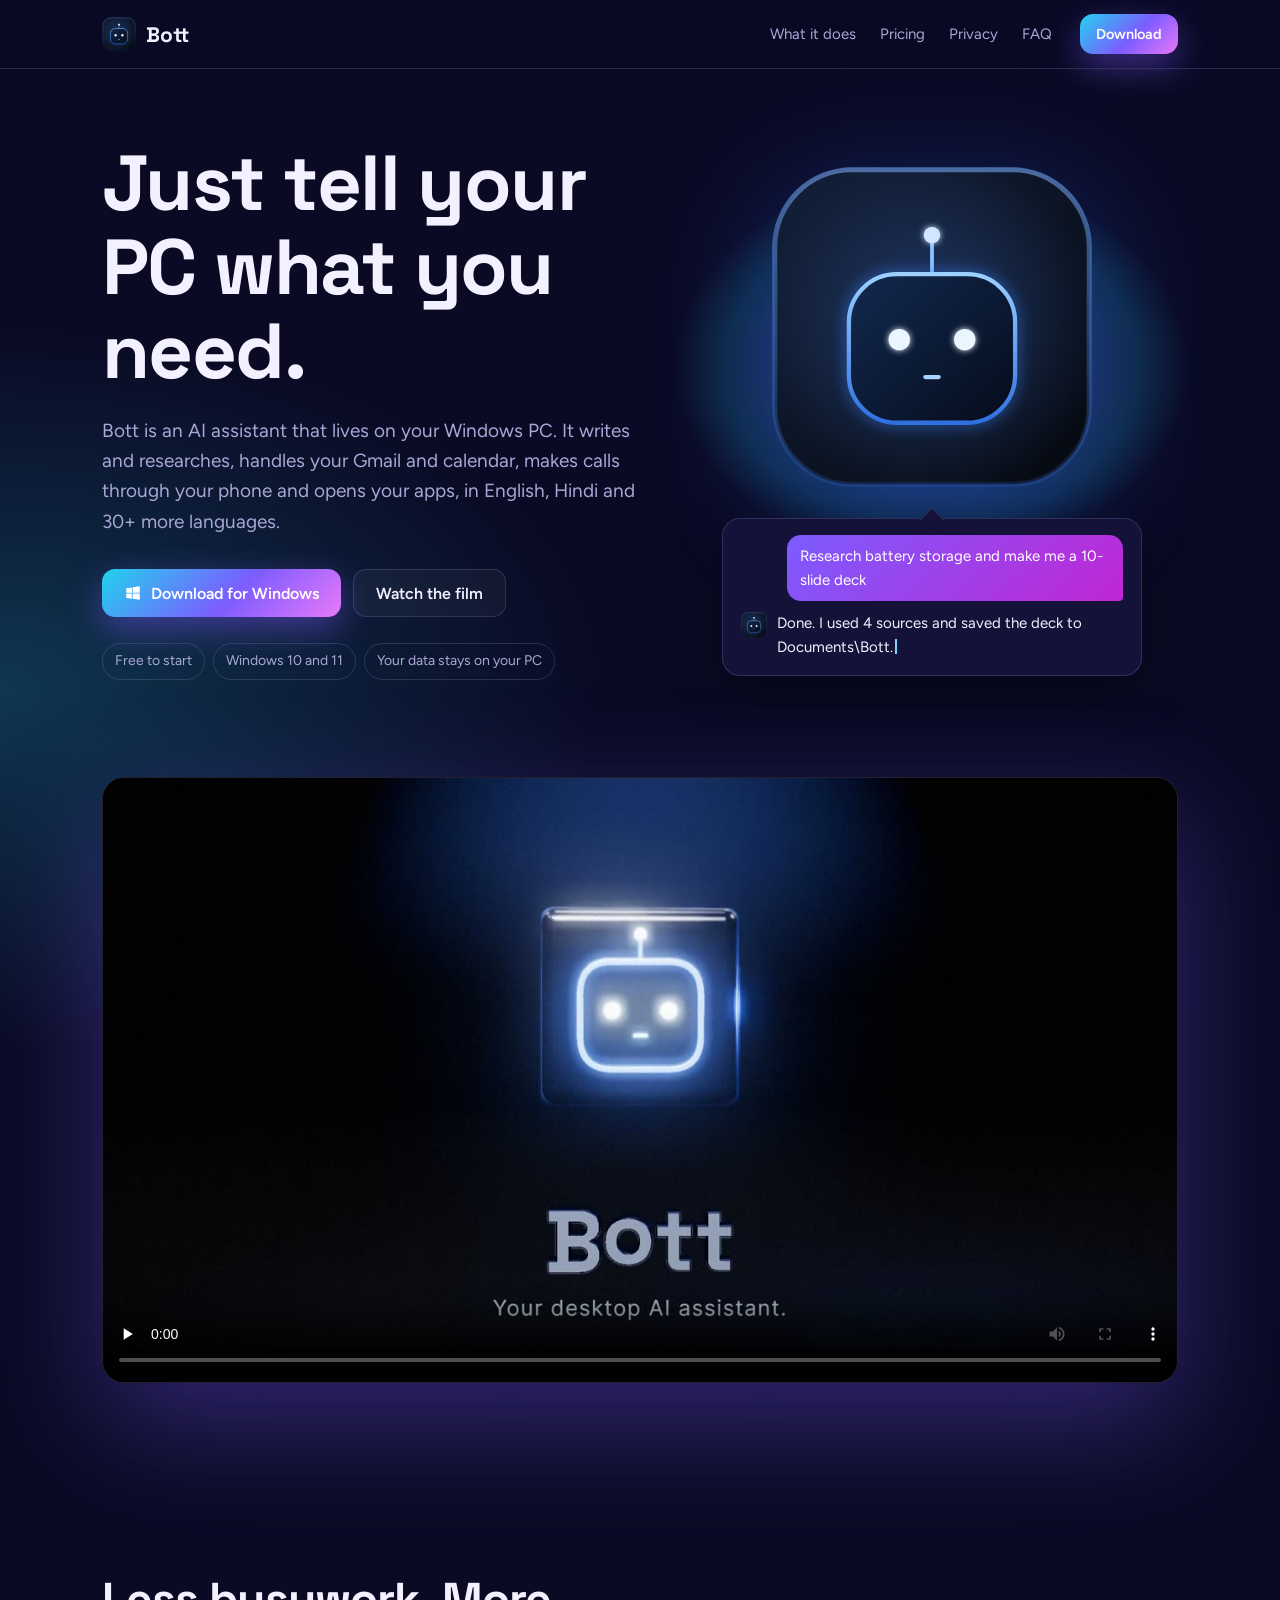
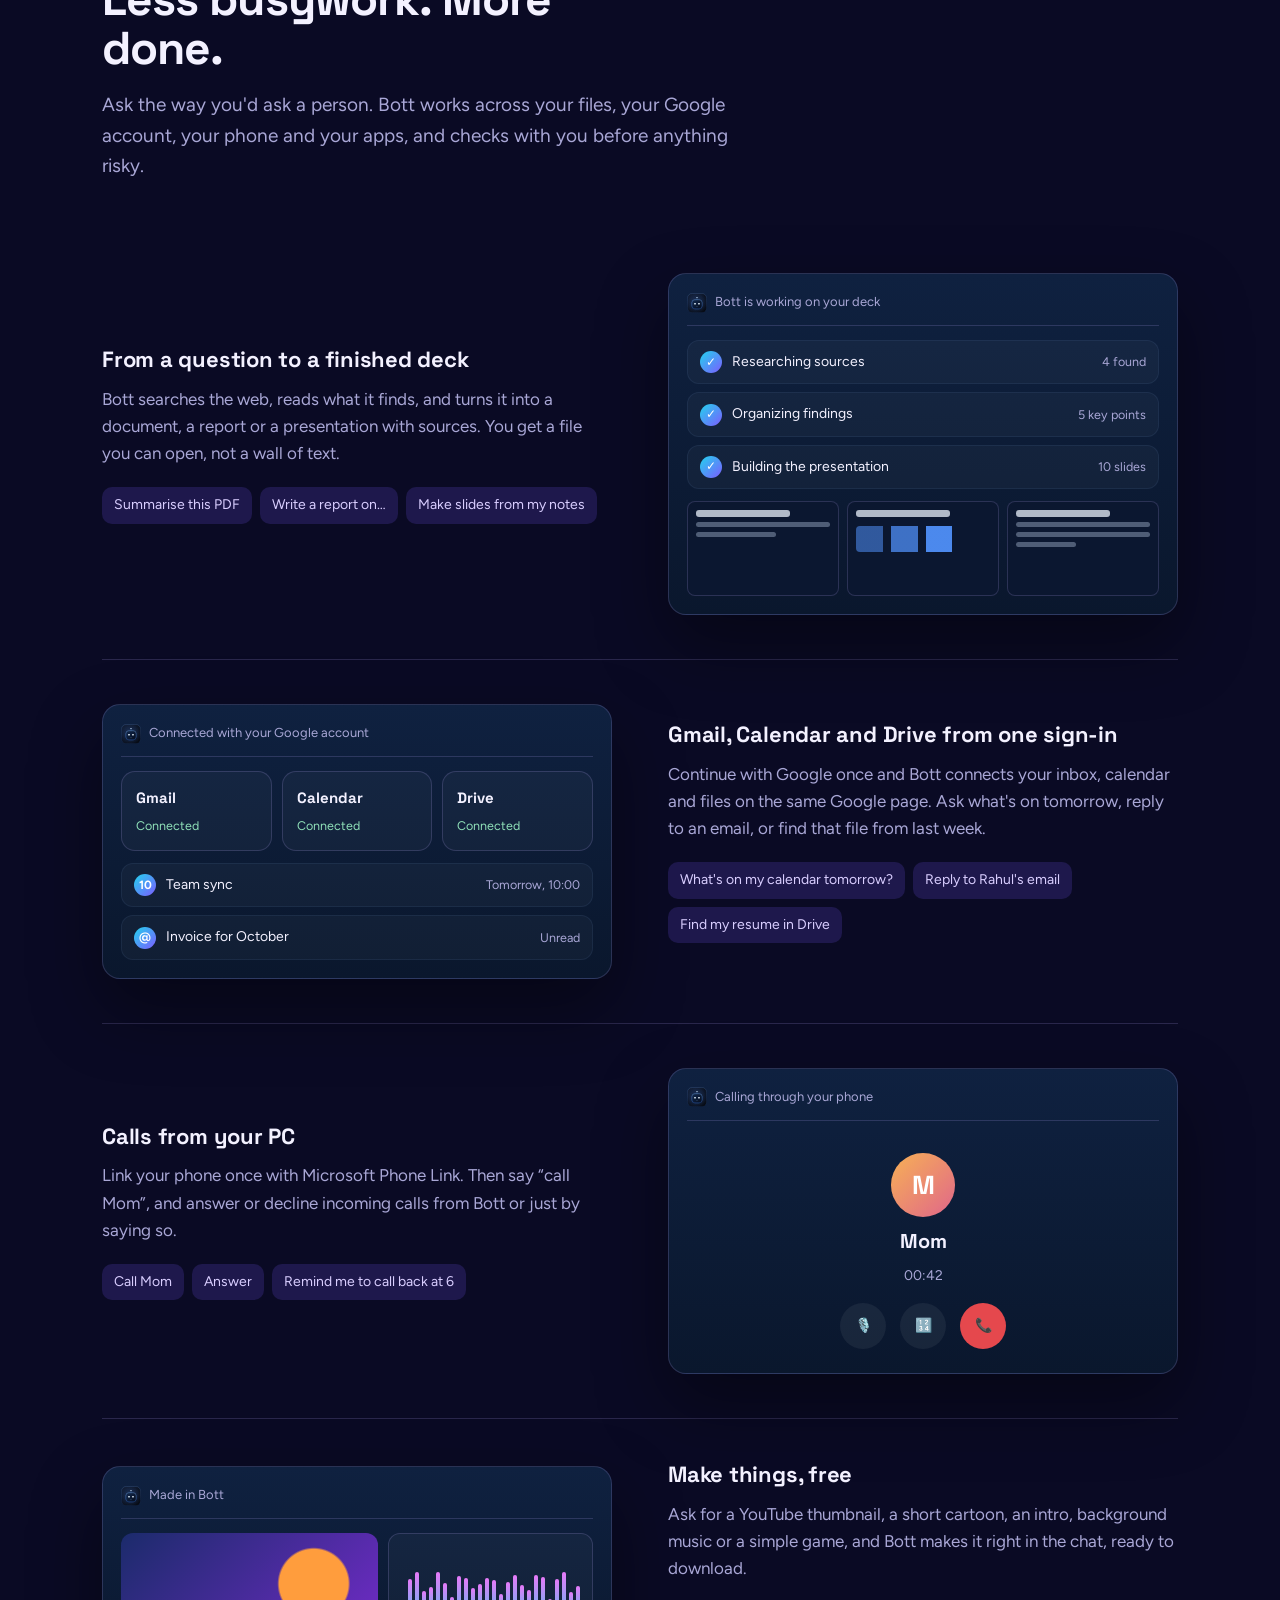
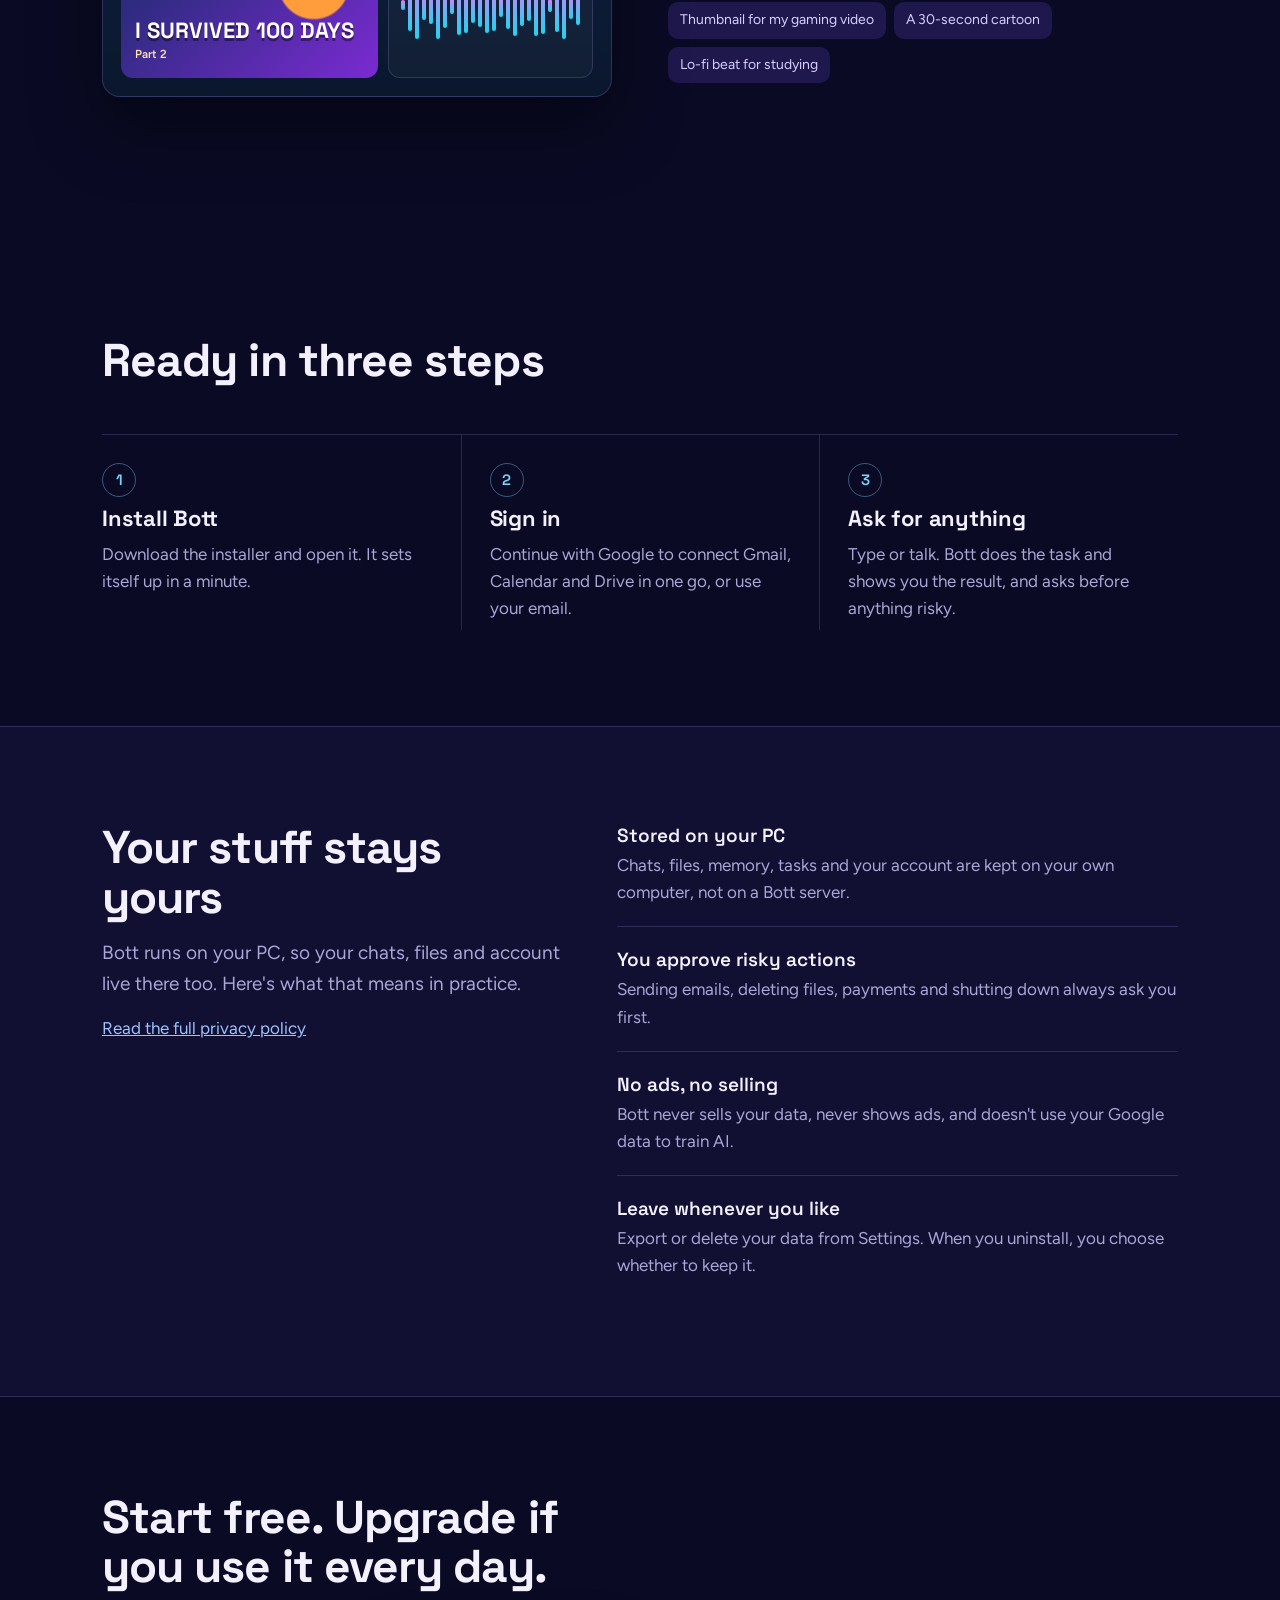
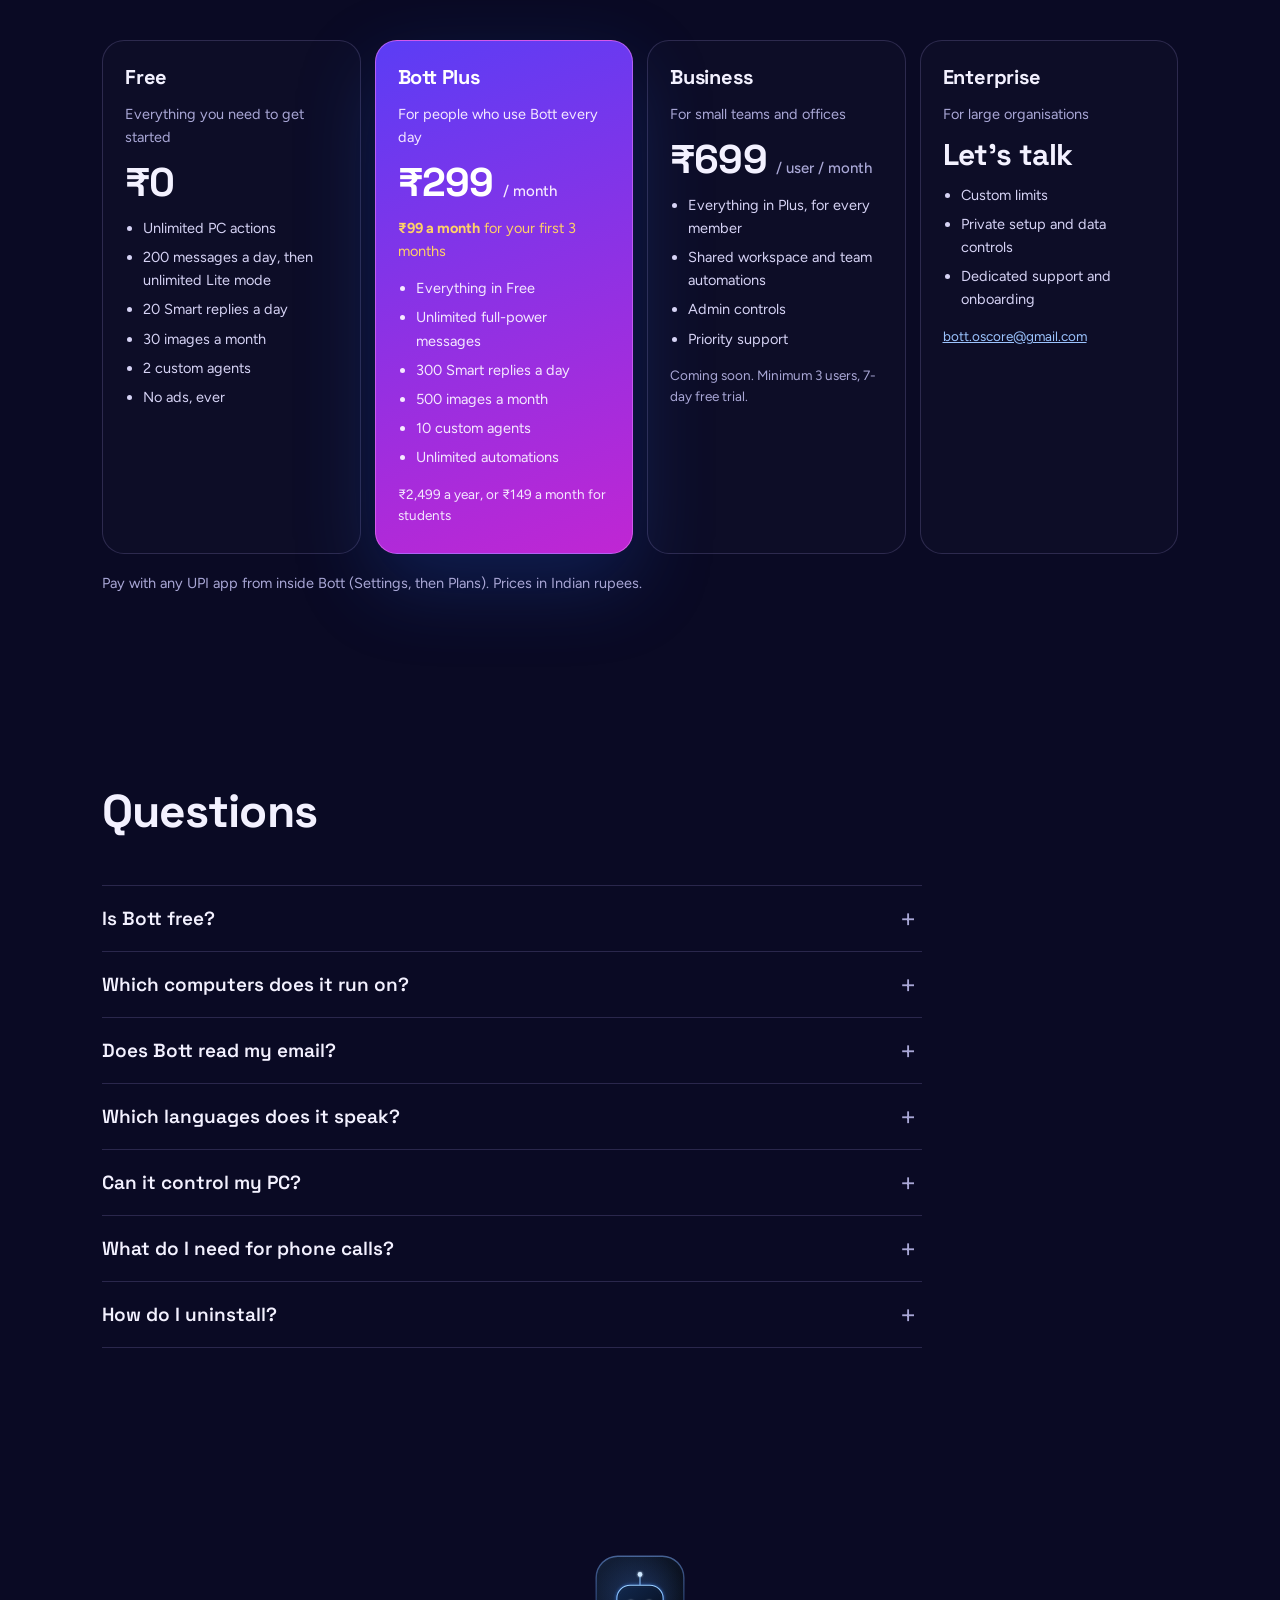
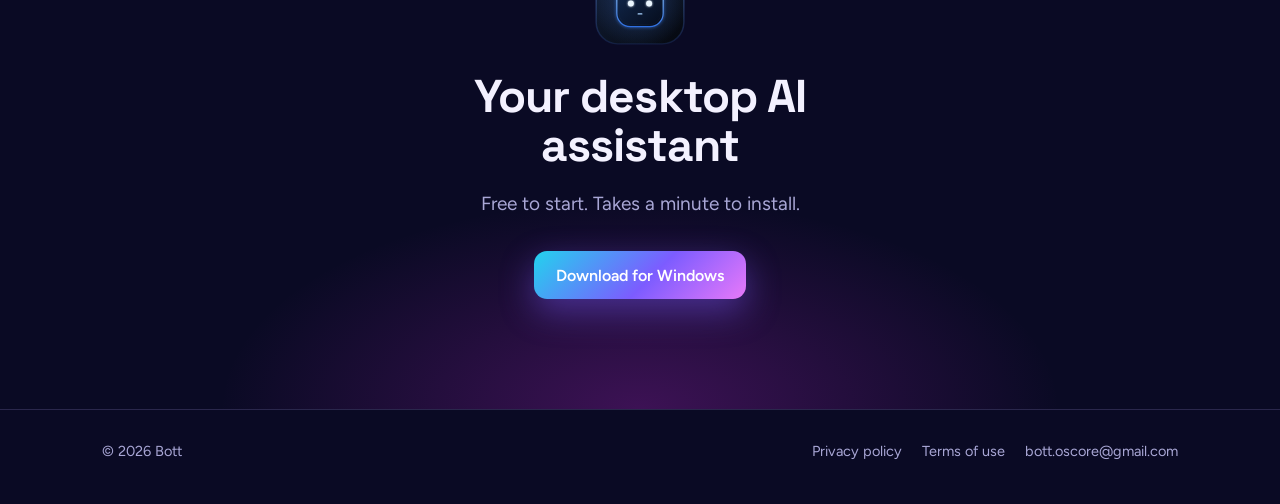
<file: index.html>
<!doctype html>
<html lang="en" data-theme="aurora">
<head>
<meta charset="utf-8">
<meta name="viewport" content="width=device-width, initial-scale=1">
<title>Bott: the AI assistant for your Windows PC</title>
<meta name="description" content="Bott is an AI assistant that lives on your Windows PC. It writes, researches, handles your Gmail and calendar, makes calls through your phone and opens your apps, in English, Hindi and 30+ more languages.">
<meta property="og:title" content="Bott: the AI assistant for your Windows PC">
<meta property="og:description" content="Just tell your PC what you need. Free to start.">
<meta property="og:image" content="film-poster.jpg">
<link rel="icon" href="icon.svg">
<link rel="preconnect" href="https://fonts.googleapis.com"><link rel="preconnect" href="https://fonts.gstatic.com" crossorigin>
<link href="https://fonts.googleapis.com/css2?family=Figtree:wght@400;500;600;700&family=Space+Grotesk:wght@500;600;700&display=swap" rel="stylesheet">
<link rel="stylesheet" href="style.css">
</head>
<body>

<header class="nav">
  <div class="wrap">
    <a class="brand" href="index.html"><img src="icon.svg" alt="">Bott</a>
    <nav class="nav-links" aria-label="Main">
      <a href="#features">What it does</a>
      <a href="#pricing">Pricing</a>
      <a href="#privacy">Privacy</a>
      <a href="#faq">FAQ</a>
    </nav>
    <a class="btn small" href="https://github.com/BottOS-Core/bott-releases/releases/latest">Download</a>
  </div>
</header>

<main>
  <section class="hero">
    <div class="wrap">
      <div>
        <h1>Just tell your PC what you need.</h1>
        <p class="lede">Bott is an AI assistant that lives on your Windows PC. It writes and researches, handles your Gmail and calendar, makes calls through your phone and opens your apps, in English, Hindi and 30+ more languages.</p>
        <div class="hero-actions">
          <a class="btn" href="https://github.com/BottOS-Core/bott-releases/releases/latest">
            <svg viewBox="0 0 24 24" fill="currentColor" aria-hidden="true"><path d="M3 5.5 10.5 4.5v7H3zM11.5 4.3 21 3v8.5h-9.5zM3 12.5h7.5v7L3 18.5zM11.5 12.5H21V21l-9.5-1.3z"/></svg>
            Download for Windows
          </a>
          <a class="btn quiet" href="#film">Watch the film</a>
        </div>
        <ul class="facts">
          <li>Free to start</li>
          <li>Windows 10 and 11</li>
          <li>Your data stays on your PC</li>
        </ul>
      </div>

      <div class="stage" aria-label="Bott answering example requests">
        <svg class="face" id="face" viewBox="0 0 128 128" role="img" aria-label="Bott">
          <defs>
            <linearGradient id="tile" x1="0" y1="0" x2="1" y2="1"><stop offset="0" stop-color="#13203a"/><stop offset="1" stop-color="#05080f"/></linearGradient>
            <linearGradient id="edge" x1="0" y1="0" x2="0" y2="1"><stop offset="0" stop-color="#7fb2ff" stop-opacity=".55"/><stop offset="1" stop-color="#3b6fd0" stop-opacity=".2"/></linearGradient>
            <radialGradient id="bloom" cx="50%" cy="50%" r="55%"><stop offset="0" stop-color="#4f8cff" stop-opacity=".3"/><stop offset="1" stop-color="#4f8cff" stop-opacity="0"/></radialGradient>
            <linearGradient id="head" x1="0" y1="0" x2="1" y2="1"><stop offset="0" stop-color="#12294f"/><stop offset="1" stop-color="#050c1b"/></linearGradient>
            <linearGradient id="rim" x1="0" y1="0" x2="0" y2="1"><stop offset="0" stop-color="#9bd0ff"/><stop offset="1" stop-color="#2f6fe0"/></linearGradient>
            <filter id="glow" x="-60%" y="-60%" width="220%" height="220%"><feGaussianBlur stdDeviation="2.6" result="b"/><feMerge><feMergeNode in="b"/><feMergeNode in="SourceGraphic"/></feMerge></filter>
            <filter id="halo" x="-30%" y="-30%" width="160%" height="160%"><feGaussianBlur stdDeviation="5"/></filter>
          </defs>
          <rect x="3" y="3" width="122" height="122" rx="30" fill="url(#tile)" stroke="url(#edge)" stroke-width="2"/>
          <rect x="3" y="3" width="122" height="122" rx="30" fill="url(#bloom)"/>
          <svg x="24.93" y="23" width="78.14" height="84" viewBox="0 0 160 172" overflow="visible">
            <line x1="80" y1="14" x2="80" y2="40" stroke="#8cc4ff" stroke-width="3" stroke-linecap="round"/>
            <circle cx="80" cy="11" r="6.5" fill="#cfe8ff" filter="url(#glow)"/>
            <rect x="14" y="42" width="132" height="118" rx="38" fill="none" stroke="#3b82f6" stroke-opacity=".55" stroke-width="6" filter="url(#halo)"/>
            <rect x="14" y="42" width="132" height="118" rx="38" fill="url(#head)" stroke="url(#rim)" stroke-width="3.4"/>
            <g class="eyes" id="eyes"><g class="lids" id="lids">
              <circle cx="54" cy="94" r="8.5" fill="#eaf6ff" filter="url(#glow)"/>
              <circle cx="106" cy="94" r="8.5" fill="#eaf6ff" filter="url(#glow)"/>
            </g></g>
            <rect x="73" y="122" width="14" height="3.4" fill="#a9d3ff" rx="1.7"/>
          </svg>
        </svg>

        <div class="bubble" aria-live="polite">
          <div class="ask"><span id="ask">Research battery storage and make me a 10-slide deck</span></div>
          <div class="reply"><img src="icon.svg" alt=""><span><span id="reply">Done. I used 4 sources and saved the deck to Documents\Bott.</span><span class="caret" id="caret"></span></span></div>
        </div>
      </div>
    </div>
  </section>

  <section class="film" id="film">
    <div class="wrap">
      <div class="film-frame">
        <video src="bott-film.mp4" poster="film-poster.jpg" controls preload="none" playsinline aria-label="Bott launch film"></video>
      </div>
    </div>
  </section>

  <section id="features">
    <div class="wrap">
      <div class="section-head">
        <h2>Less busywork. More done.</h2>
        <p class="lede">Ask the way you'd ask a person. Bott works across your files, your Google account, your phone and your apps, and checks with you before anything risky.</p>
      </div>

      <article class="feature">
        <div class="copy">
          <h3>From a question to a finished deck</h3>
          <p>Bott searches the web, reads what it finds, and turns it into a document, a report or a presentation with sources. You get a file you can open, not a wall of text.</p>
          <ul class="examples"><li>Summarise this PDF</li><li>Write a report on…</li><li>Make slides from my notes</li></ul>
        </div>
        <div class="mock" aria-hidden="true">
          <div class="mock-top"><img src="icon.svg" alt="">Bott is working on your deck</div>
          <div class="row"><span class="dot">✓</span>Researching sources<span class="meta">4 found</span></div>
          <div class="row"><span class="dot">✓</span>Organizing findings<span class="meta">5 key points</span></div>
          <div class="row"><span class="dot">✓</span>Building the presentation<span class="meta">10 slides</span></div>
          <div class="slides"><div class="slide"><i></i><i></i><i style="width:60%"></i></div><div class="slide"><i></i><b></b></div><div class="slide"><i></i><i></i><i></i><i style="width:45%"></i></div></div>
        </div>
      </article>

      <article class="feature flip">
        <div class="copy">
          <h3>Gmail, Calendar and Drive from one sign-in</h3>
          <p>Continue with Google once and Bott connects your inbox, calendar and files on the same Google page. Ask what's on tomorrow, reply to an email, or find that file from last week.</p>
          <ul class="examples"><li>What's on my calendar tomorrow?</li><li>Reply to Rahul's email</li><li>Find my resume in Drive</li></ul>
        </div>
        <div class="mock" aria-hidden="true">
          <div class="mock-top"><img src="icon.svg" alt="">Connected with your Google account</div>
          <div class="google">
            <div class="gtile"><strong>Gmail</strong><span>Connected</span></div>
            <div class="gtile"><strong>Calendar</strong><span>Connected</span></div>
            <div class="gtile"><strong>Drive</strong><span>Connected</span></div>
          </div>
          <div class="row" style="margin-top:12px"><span class="dot">10</span>Team sync<span class="meta">Tomorrow, 10:00</span></div>
          <div class="row"><span class="dot">@</span>Invoice for October<span class="meta">Unread</span></div>
        </div>
      </article>

      <article class="feature">
        <div class="copy">
          <h3>Calls from your PC</h3>
          <p>Link your phone once with Microsoft Phone Link. Then say “call Mom”, and answer or decline incoming calls from Bott or just by saying so.</p>
          <ul class="examples"><li>Call Mom</li><li>Answer</li><li>Remind me to call back at 6</li></ul>
        </div>
        <div class="mock" aria-hidden="true">
          <div class="mock-top"><img src="icon.svg" alt="">Calling through your phone</div>
          <div class="callcard">
            <div class="avatar">M</div>
            <strong style="font-family:var(--display);font-size:20px">Mom</strong>
            <span style="color:var(--muted)">00:42</span>
            <div class="callbtns"><span>🎙️</span><span>🔢</span><span class="end">📞</span></div>
          </div>
        </div>
      </article>

      <article class="feature flip">
        <div class="copy">
          <h3>Make things, free</h3>
          <p>Ask for a YouTube thumbnail, a short cartoon, an intro, background music or a simple game, and Bott makes it right in the chat, ready to download.</p>
          <ul class="examples"><li>Thumbnail for my gaming video</li><li>A 30-second cartoon</li><li>Lo-fi beat for studying</li></ul>
        </div>
        <div class="mock" aria-hidden="true">
          <div class="mock-top"><img src="icon.svg" alt="">Made in Bott</div>
          <div class="studio">
            <div class="thumb"><strong>I SURVIVED 100 DAYS</strong><small>Part 2</small></div>
            <div class="wave" id="wave"></div>
          </div>
        </div>
      </article>
    </div>
  </section>

  <section>
    <div class="wrap">
      <div class="section-head">
        <h2>Ready in three steps</h2>
      </div>
      <ol class="steps" style="list-style:none;padding:0;margin:0">
        <li class="step"><span class="n">1</span><h3>Install Bott</h3><p>Download the installer and open it. It sets itself up in a minute.</p></li>
        <li class="step"><span class="n">2</span><h3>Sign in</h3><p>Continue with Google to connect Gmail, Calendar and Drive in one go, or use your email.</p></li>
        <li class="step"><span class="n">3</span><h3>Ask for anything</h3><p>Type or talk. Bott does the task and shows you the result, and asks before anything risky.</p></li>
      </ol>
    </div>
  </section>

  <section class="privacy" id="privacy">
    <div class="wrap">
      <div class="section-head" style="margin:0">
        <h2>Your stuff stays yours</h2>
        <p class="lede">Bott runs on your PC, so your chats, files and account live there too. Here's what that means in practice.</p>
        <p><a href="privacy.html">Read the full privacy policy</a></p>
      </div>
      <div class="promises">
        <div class="promise"><strong>Stored on your PC</strong><span>Chats, files, memory, tasks and your account are kept on your own computer, not on a Bott server.</span></div>
        <div class="promise"><strong>You approve risky actions</strong><span>Sending emails, deleting files, payments and shutting down always ask you first.</span></div>
        <div class="promise"><strong>No ads, no selling</strong><span>Bott never sells your data, never shows ads, and doesn't use your Google data to train AI.</span></div>
        <div class="promise"><strong>Leave whenever you like</strong><span>Export or delete your data from Settings. When you uninstall, you choose whether to keep it.</span></div>
      </div>
    </div>
  </section>

  <section id="pricing">
    <div class="wrap">
      <div class="section-head">
        <h2>Start free. Upgrade if you use it every day.</h2>
      </div>
      <div class="plans">
        <div class="plan">
          <h3>Free</h3><p class="for">Everything you need to get started</p>
          <div class="price">₹0</div>
          <ul><li>Unlimited PC actions</li><li>200 messages a day, then unlimited Lite mode</li><li>20 Smart replies a day</li><li>30 images a month</li><li>2 custom agents</li><li>No ads, ever</li></ul>
        </div>
        <div class="plan main">
          <h3>Bott Plus</h3><p class="for">For people who use Bott every day</p>
          <div class="price">₹299 <small>/ month</small></div>
          <p class="offer"><b>₹99 a month</b> for your first 3 months</p>
          <ul><li>Everything in Free</li><li>Unlimited full-power messages</li><li>300 Smart replies a day</li><li>500 images a month</li><li>10 custom agents</li><li>Unlimited automations</li></ul>
          <p class="later">₹2,499 a year, or ₹149 a month for students</p>
        </div>
        <div class="plan">
          <h3>Business</h3><p class="for">For small teams and offices</p>
          <div class="price">₹699 <small>/ user / month</small></div>
          <ul><li>Everything in Plus, for every member</li><li>Shared workspace and team automations</li><li>Admin controls</li><li>Priority support</li></ul>
          <p class="later">Coming soon. Minimum 3 users, 7-day free trial.</p>
        </div>
        <div class="plan">
          <h3>Enterprise</h3><p class="for">For large organisations</p>
          <div class="price" style="font-size:30px">Let's talk</div>
          <ul><li>Custom limits</li><li>Private setup and data controls</li><li>Dedicated support and onboarding</li></ul>
          <p class="later"><a href="mailto:bott.oscore@gmail.com">bott.oscore@gmail.com</a></p>
        </div>
      </div>
      <p class="pay-note">Pay with any UPI app from inside Bott (Settings, then Plans). Prices in Indian rupees.</p>
    </div>
  </section>

  <section id="faq">
    <div class="wrap">
      <div class="section-head"><h2>Questions</h2></div>
      <div class="faq">
        <details><summary>Is Bott free?</summary><p>Yes. The Free plan has no time limit and needs no card. Bott Plus adds higher limits for people who use it all day.</p></details>
        <details><summary>Which computers does it run on?</summary><p>Windows 10 and Windows 11 (64-bit). Mac and phone versions aren't available yet.</p></details>
        <details><summary>Does Bott read my email?</summary><p>Only when you ask it to, for example “summarise my unread emails”. Your Google sign-in is stored on your PC, and you can disconnect Google anytime in Integrations or at myaccount.google.com/permissions.</p></details>
        <details><summary>Which languages does it speak?</summary><p>Bott understands and replies in English, Hindi and 30+ other languages, by text and by voice. The app itself can be switched to 35 languages.</p></details>
        <details><summary>Can it control my PC?</summary><p>Only when you give it a task: opening apps, finding files, changing settings and similar. Anything risky, like deleting files, sending messages or shutting down, asks you first.</p></details>
        <details><summary>What do I need for phone calls?</summary><p>Microsoft Phone Link, which is free from the Microsoft Store, and your phone linked to it. Bott shows the setup steps on its Calls page until your phone is connected.</p></details>
        <details><summary>How do I uninstall?</summary><p>From Windows Settings, then Apps. Bott asks whether to keep your data, so a reinstall can pick up where you left off.</p></details>
      </div>
    </div>
  </section>

  <section class="final">
    <div class="wrap">
      <img src="icon.svg" alt="">
      <h2>Your desktop AI assistant</h2>
      <p class="lede">Free to start. Takes a minute to install.</p>
      <div class="hero-actions"><a class="btn" href="https://github.com/BottOS-Core/bott-releases/releases/latest">Download for Windows</a></div>
    </div>
  </section>
</main>

<footer>
  <div class="wrap">
    <span>© 2026 Bott</span>
    <nav aria-label="Footer">
      <a href="privacy.html">Privacy policy</a>
      <a href="terms.html">Terms of use</a>
      <a href="mailto:bott.oscore@gmail.com">bott.oscore@gmail.com</a>
    </nav>
  </div>
</footer>

<script>
(() => {
  const reduce = matchMedia("(prefers-reduced-motion: reduce)").matches;
  // music bars in the studio mock
  const wave = document.getElementById("wave");
  for (let i = 0; i < 26; i++) { const b = document.createElement("i"); b.style.height = (10 + Math.abs(Math.sin(i * 0.9) * 46) + (i % 3) * 6) + "px"; wave.appendChild(b); }

  const face = document.getElementById("face"), eyes = document.getElementById("eyes"), lids = document.getElementById("lids");
  if (!reduce) {
    // Bott looks at your cursor
    addEventListener("pointermove", (e) => {
      const r = face.getBoundingClientRect();
      const dx = (e.clientX - (r.left + r.width / 2)) / innerWidth, dy = (e.clientY - (r.top + r.height / 2)) / innerHeight;
      eyes.style.transform = `translate(${Math.max(-1, Math.min(1, dx * 2)) * 9}px, ${Math.max(-1, Math.min(1, dy * 2)) * 7}px)`;
    });
    // and blinks now and then
    const blink = () => { lids.animate([{ transform: "scaleY(1)" }, { transform: "scaleY(.1)" }, { transform: "scaleY(1)" }], { duration: 180 }); setTimeout(blink, 2500 + Math.random() * 3000); };
    setTimeout(blink, 1800);
  }

  // real things people ask Bott
  const talk = [
    ["Research battery storage and make me a 10-slide deck", "Done. I used 4 sources and saved the deck to Documents\\Bott."],
    ["What's on my calendar tomorrow?", "3 things. First up: Team sync at 10:00."],
    ["Call Mom", "Calling Mom through your phone."],
    ["Make a thumbnail for my gaming video", "Here it is, 1280×720 and ready to download."],
    ["कल सुबह 7 बजे का रिमाइंडर लगाओ", "हो गया। कल सुबह 7:00 बजे याद दिला दूँगा।"],
    ["Open Spotify and play something chill", "Playing a chill mix on Spotify."],
  ];
  if (reduce) return;
  const ask = document.getElementById("ask"), reply = document.getElementById("reply");
  let k = 0;
  const type = (el, text, done) => { let i = 0; el.textContent = ""; const step = () => { el.textContent = text.slice(0, ++i); if (i < text.length) setTimeout(step, 22); else done(); }; step(); };
  const next = () => { k = (k + 1) % talk.length; ask.textContent = talk[k][0]; reply.textContent = ""; setTimeout(() => type(reply, talk[k][1], () => setTimeout(next, 3200)), 650); };
  setTimeout(next, 3600);
})();
</script>
</body>
</html>
</file>
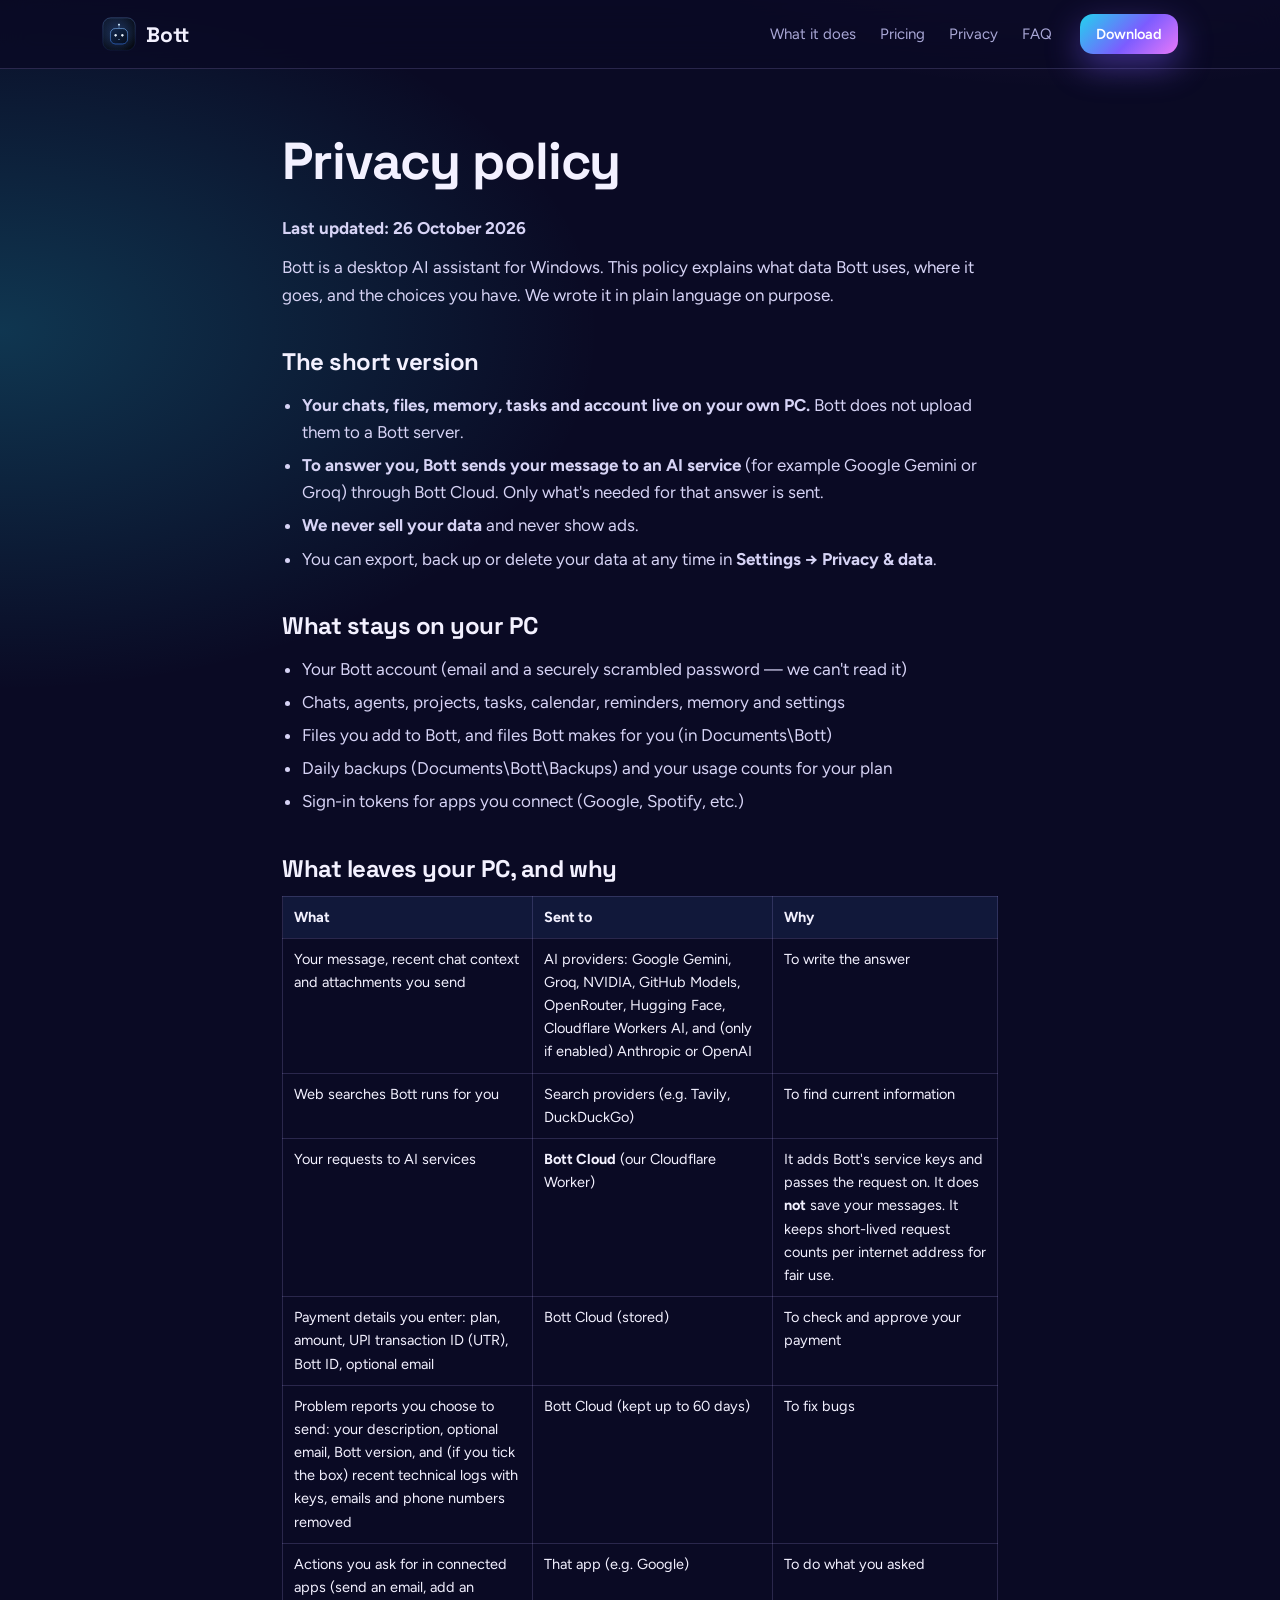
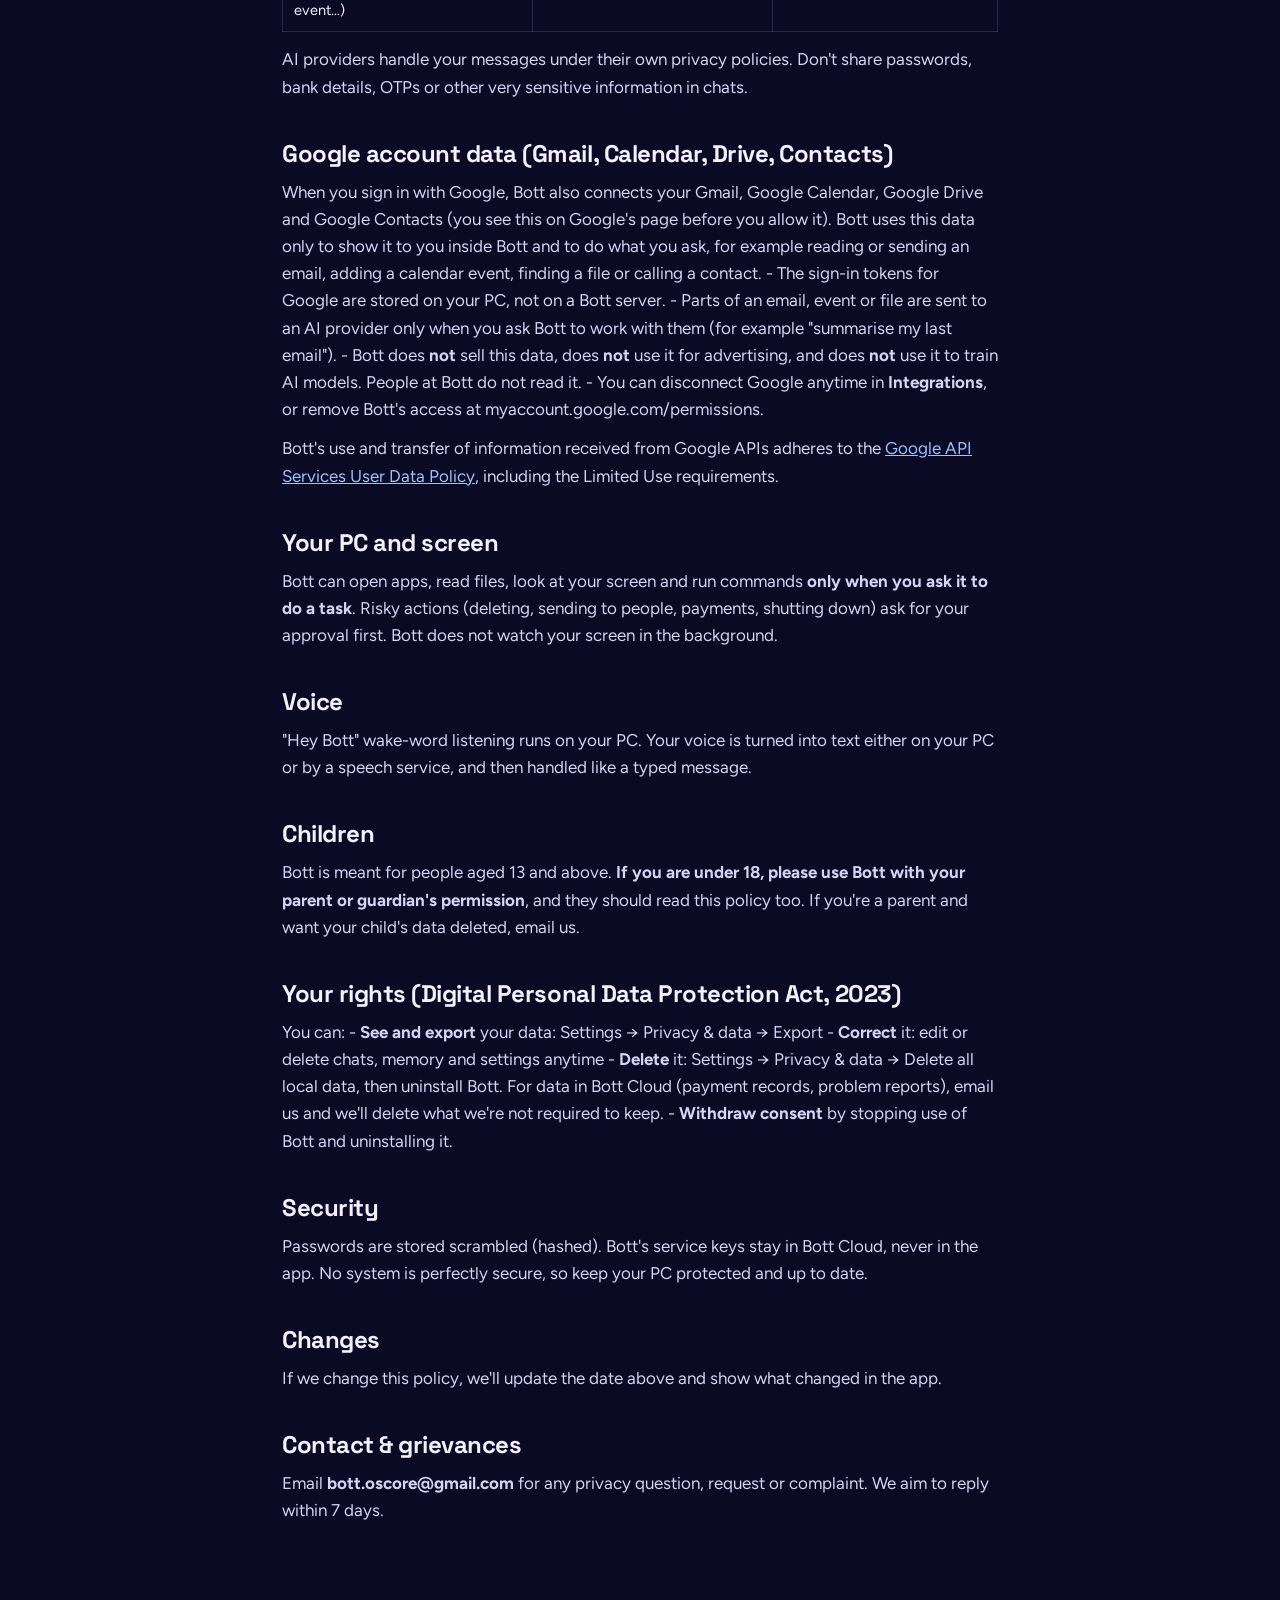
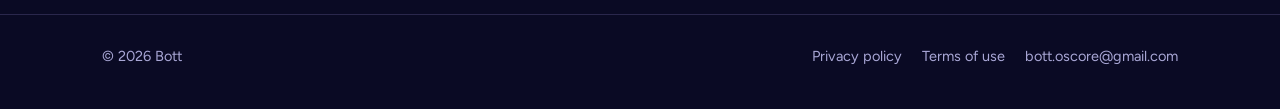
<file: privacy.html>
<!doctype html>
<html lang="en" data-theme="aurora">
<head>
<meta charset="utf-8">
<meta name="viewport" content="width=device-width, initial-scale=1">
<title>Privacy policy · Bott</title>
<meta name="description" content="Bott is an AI assistant that lives on your Windows PC. It writes, researches, handles your Gmail and calendar, makes calls through your phone and opens your apps, in English, Hindi and 30+ more languages.">
<meta property="og:title" content="Bott: the AI assistant for your Windows PC">
<meta property="og:description" content="Just tell your PC what you need. Free to start.">
<meta property="og:image" content="film-poster.jpg">
<link rel="icon" href="icon.svg">
<link rel="preconnect" href="https://fonts.googleapis.com"><link rel="preconnect" href="https://fonts.gstatic.com" crossorigin>
<link href="https://fonts.googleapis.com/css2?family=Figtree:wght@400;500;600;700&family=Space+Grotesk:wght@500;600;700&display=swap" rel="stylesheet">
<link rel="stylesheet" href="style.css">
</head>
<body>

<header class="nav">
  <div class="wrap">
    <a class="brand" href="index.html"><img src="icon.svg" alt="">Bott</a>
    <nav class="nav-links" aria-label="Main">
      <a href="index.html#features">What it does</a>
      <a href="index.html#pricing">Pricing</a>
      <a href="index.html#privacy">Privacy</a>
      <a href="index.html#faq">FAQ</a>
    </nav>
    <a class="btn small" href="https://github.com/BottOS-Core/bott-releases/releases/latest">Download</a>
  </div>
</header>

<main class="doc"><h1>Privacy policy</h1><p><strong>Last updated: 26 October 2026</strong></p>
<p>Bott is a desktop AI assistant for Windows. This policy explains what data Bott uses, where it goes, and the choices you have. We wrote it in plain language on purpose.</p>
<h2>The short version</h2>
<ul>
<li><strong>Your chats, files, memory, tasks and account live on your own PC.</strong> Bott does not upload them to a Bott server.</li>
<li><strong>To answer you, Bott sends your message to an AI service</strong> (for example Google Gemini or Groq) through Bott Cloud. Only what's needed for that answer is sent.</li>
<li><strong>We never sell your data</strong> and never show ads.</li>
<li>You can export, back up or delete your data at any time in <strong>Settings → Privacy &amp; data</strong>.</li>
</ul>
<h2>What stays on your PC</h2>
<ul>
<li>Your Bott account (email and a securely scrambled password — we can't read it)</li>
<li>Chats, agents, projects, tasks, calendar, reminders, memory and settings</li>
<li>Files you add to Bott, and files Bott makes for you (in Documents\Bott)</li>
<li>Daily backups (Documents\Bott\Backups) and your usage counts for your plan</li>
<li>Sign-in tokens for apps you connect (Google, Spotify, etc.)</li>
</ul>
<h2>What leaves your PC, and why</h2>
<table>
<thead>
<tr>
<th>What</th>
<th>Sent to</th>
<th>Why</th>
</tr>
</thead>
<tbody>
<tr>
<td>Your message, recent chat context and attachments you send</td>
<td>AI providers: Google Gemini, Groq, NVIDIA, GitHub Models, OpenRouter, Hugging Face, Cloudflare Workers AI, and (only if enabled) Anthropic or OpenAI</td>
<td>To write the answer</td>
</tr>
<tr>
<td>Web searches Bott runs for you</td>
<td>Search providers (e.g. Tavily, DuckDuckGo)</td>
<td>To find current information</td>
</tr>
<tr>
<td>Your requests to AI services</td>
<td><strong>Bott Cloud</strong> (our Cloudflare Worker)</td>
<td>It adds Bott's service keys and passes the request on. It does <strong>not</strong> save your messages. It keeps short-lived request counts per internet address for fair use.</td>
</tr>
<tr>
<td>Payment details you enter: plan, amount, UPI transaction ID (UTR), Bott ID, optional email</td>
<td>Bott Cloud (stored)</td>
<td>To check and approve your payment</td>
</tr>
<tr>
<td>Problem reports you choose to send: your description, optional email, Bott version, and (if you tick the box) recent technical logs with keys, emails and phone numbers removed</td>
<td>Bott Cloud (kept up to 60 days)</td>
<td>To fix bugs</td>
</tr>
<tr>
<td>Actions you ask for in connected apps (send an email, add an event…)</td>
<td>That app (e.g. Google)</td>
<td>To do what you asked</td>
</tr>
</tbody>
</table>
<p>AI providers handle your messages under their own privacy policies. Don't share passwords, bank details, OTPs or other very sensitive information in chats.</p>
<h2>Google account data (Gmail, Calendar, Drive, Contacts)</h2>
<p>When you sign in with Google, Bott also connects your Gmail, Google Calendar, Google Drive and Google Contacts (you see this on Google's page before you allow it). Bott uses this data only to show it to you inside Bott and to do what you ask, for example reading or sending an email, adding a calendar event, finding a file or calling a contact.
- The sign-in tokens for Google are stored on your PC, not on a Bott server.
- Parts of an email, event or file are sent to an AI provider only when you ask Bott to work with them (for example "summarise my last email").
- Bott does <strong>not</strong> sell this data, does <strong>not</strong> use it for advertising, and does <strong>not</strong> use it to train AI models. People at Bott do not read it.
- You can disconnect Google anytime in <strong>Integrations</strong>, or remove Bott's access at myaccount.google.com/permissions.</p>
<p>Bott's use and transfer of information received from Google APIs adheres to the <a href="https://developers.google.com/terms/api-services-user-data-policy">Google API Services User Data Policy</a>, including the Limited Use requirements.</p>
<h2>Your PC and screen</h2>
<p>Bott can open apps, read files, look at your screen and run commands <strong>only when you ask it to do a task</strong>. Risky actions (deleting, sending to people, payments, shutting down) ask for your approval first. Bott does not watch your screen in the background.</p>
<h2>Voice</h2>
<p>"Hey Bott" wake-word listening runs on your PC. Your voice is turned into text either on your PC or by a speech service, and then handled like a typed message.</p>
<h2>Children</h2>
<p>Bott is meant for people aged 13 and above. <strong>If you are under 18, please use Bott with your parent or guardian's permission</strong>, and they should read this policy too. If you're a parent and want your child's data deleted, email us.</p>
<h2>Your rights (Digital Personal Data Protection Act, 2023)</h2>
<p>You can:
- <strong>See and export</strong> your data: Settings → Privacy &amp; data → Export
- <strong>Correct</strong> it: edit or delete chats, memory and settings anytime
- <strong>Delete</strong> it: Settings → Privacy &amp; data → Delete all local data, then uninstall Bott. For data in Bott Cloud (payment records, problem reports), email us and we'll delete what we're not required to keep.
- <strong>Withdraw consent</strong> by stopping use of Bott and uninstalling it.</p>
<h2>Security</h2>
<p>Passwords are stored scrambled (hashed). Bott's service keys stay in Bott Cloud, never in the app. No system is perfectly secure, so keep your PC protected and up to date.</p>
<h2>Changes</h2>
<p>If we change this policy, we'll update the date above and show what changed in the app.</p>
<h2>Contact &amp; grievances</h2>
<p>Email <strong>bott.oscore@gmail.com</strong> for any privacy question, request or complaint. We aim to reply within 7 days.</p></main>
<footer>
  <div class="wrap">
    <span>© 2026 Bott</span>
    <nav aria-label="Footer">
      <a href="privacy.html">Privacy policy</a>
      <a href="terms.html">Terms of use</a>
      <a href="mailto:bott.oscore@gmail.com">bott.oscore@gmail.com</a>
    </nav>
  </div>
</footer>

</body>
</html>
</file>
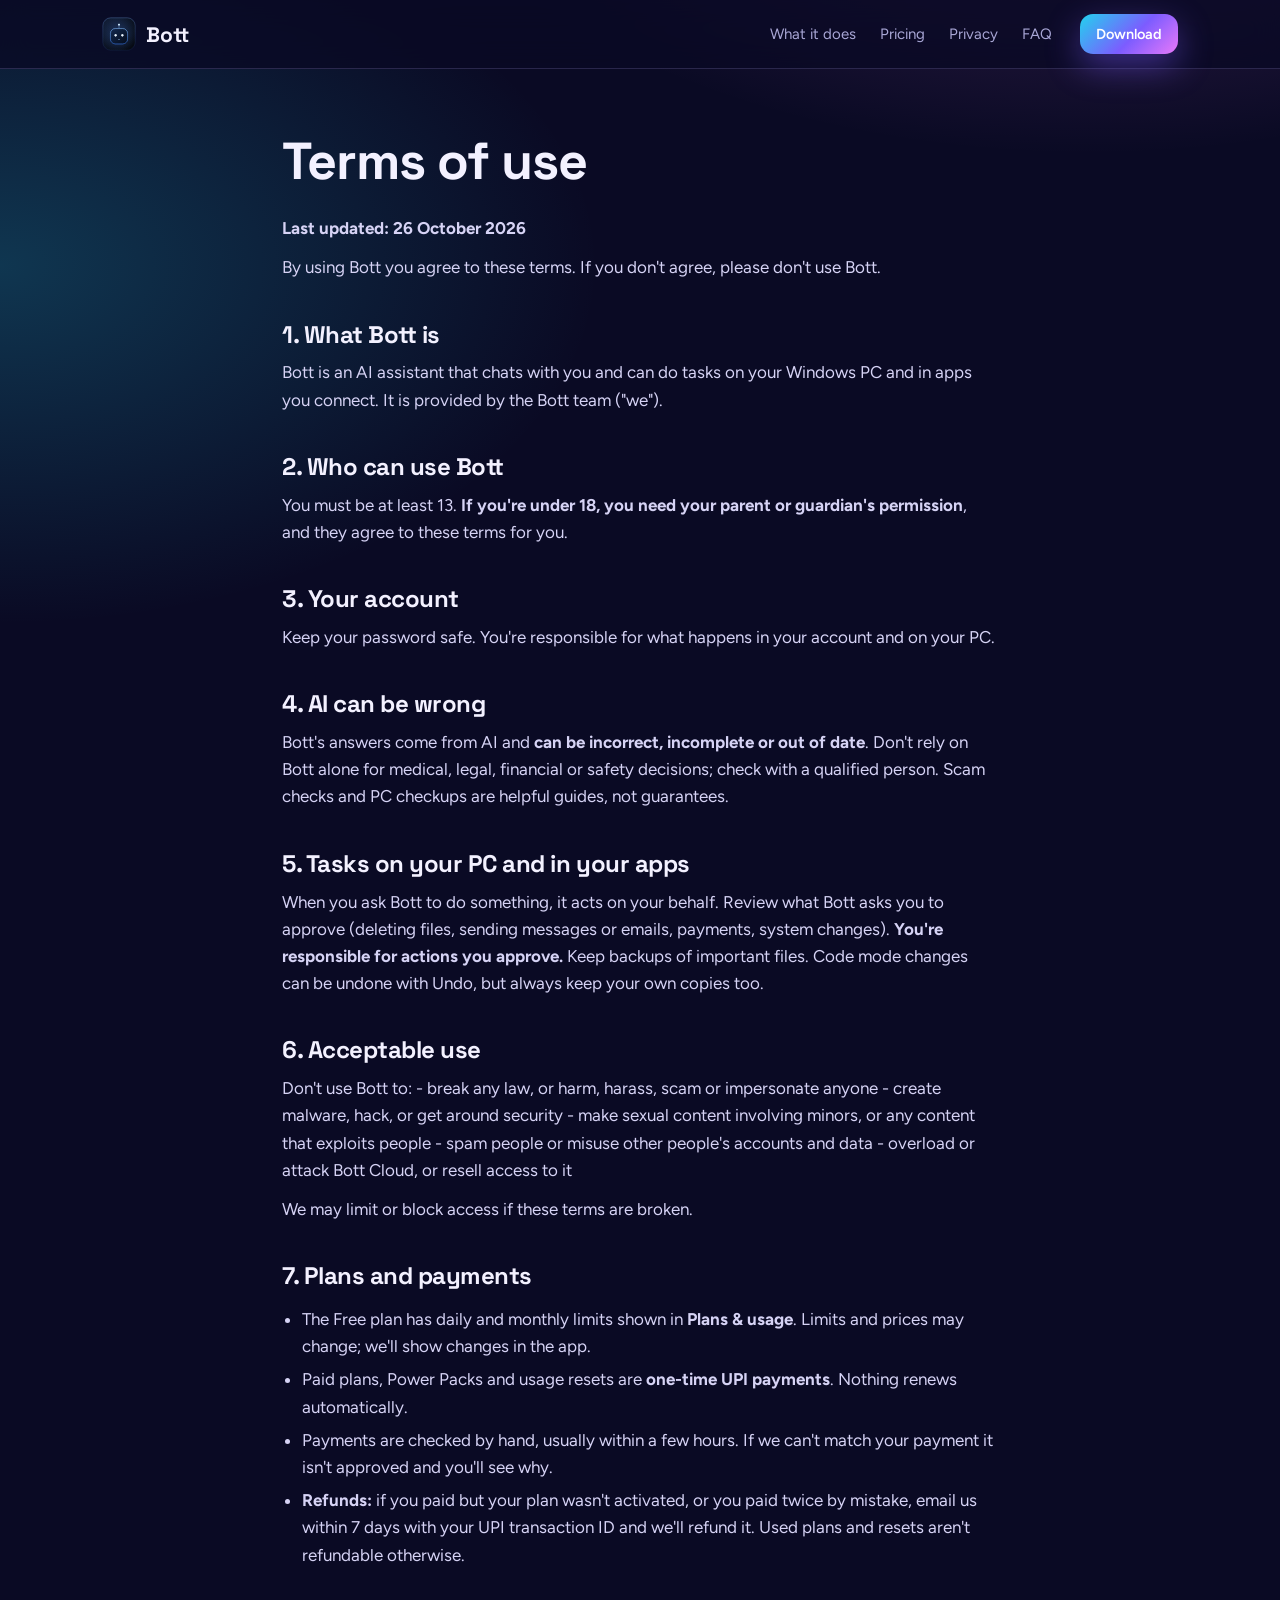
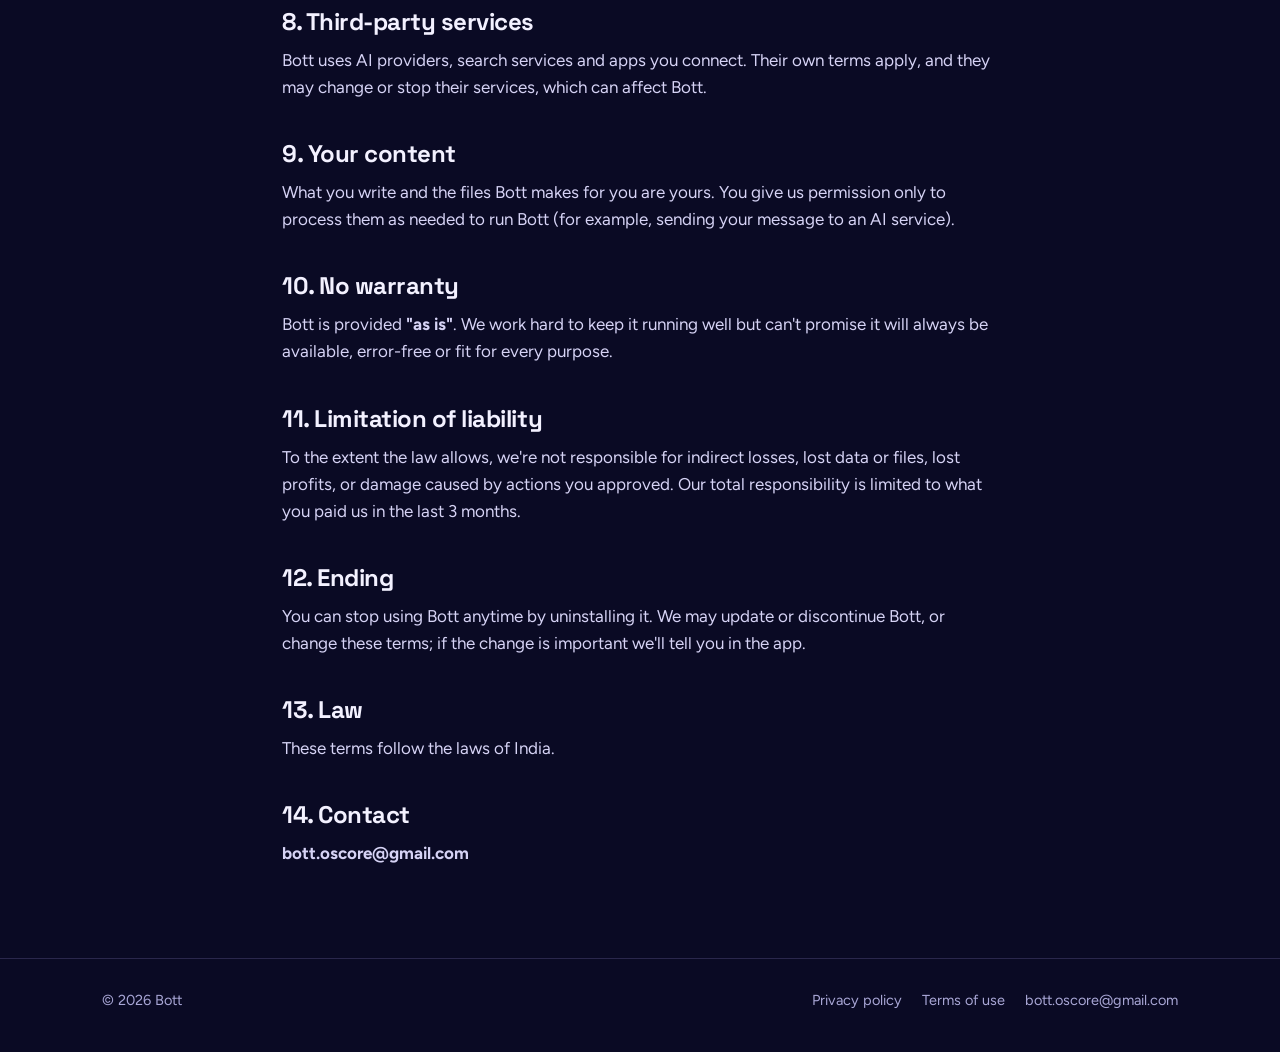
<file: terms.html>
<!doctype html>
<html lang="en" data-theme="aurora">
<head>
<meta charset="utf-8">
<meta name="viewport" content="width=device-width, initial-scale=1">
<title>Terms of use · Bott</title>
<meta name="description" content="Bott is an AI assistant that lives on your Windows PC. It writes, researches, handles your Gmail and calendar, makes calls through your phone and opens your apps, in English, Hindi and 30+ more languages.">
<meta property="og:title" content="Bott: the AI assistant for your Windows PC">
<meta property="og:description" content="Just tell your PC what you need. Free to start.">
<meta property="og:image" content="film-poster.jpg">
<link rel="icon" href="icon.svg">
<link rel="preconnect" href="https://fonts.googleapis.com"><link rel="preconnect" href="https://fonts.gstatic.com" crossorigin>
<link href="https://fonts.googleapis.com/css2?family=Figtree:wght@400;500;600;700&family=Space+Grotesk:wght@500;600;700&display=swap" rel="stylesheet">
<link rel="stylesheet" href="style.css">
</head>
<body>

<header class="nav">
  <div class="wrap">
    <a class="brand" href="index.html"><img src="icon.svg" alt="">Bott</a>
    <nav class="nav-links" aria-label="Main">
      <a href="index.html#features">What it does</a>
      <a href="index.html#pricing">Pricing</a>
      <a href="index.html#privacy">Privacy</a>
      <a href="index.html#faq">FAQ</a>
    </nav>
    <a class="btn small" href="https://github.com/BottOS-Core/bott-releases/releases/latest">Download</a>
  </div>
</header>

<main class="doc"><h1>Terms of use</h1><p><strong>Last updated: 26 October 2026</strong></p>
<p>By using Bott you agree to these terms. If you don't agree, please don't use Bott.</p>
<h2>1. What Bott is</h2>
<p>Bott is an AI assistant that chats with you and can do tasks on your Windows PC and in apps you connect. It is provided by the Bott team ("we").</p>
<h2>2. Who can use Bott</h2>
<p>You must be at least 13. <strong>If you're under 18, you need your parent or guardian's permission</strong>, and they agree to these terms for you.</p>
<h2>3. Your account</h2>
<p>Keep your password safe. You're responsible for what happens in your account and on your PC.</p>
<h2>4. AI can be wrong</h2>
<p>Bott's answers come from AI and <strong>can be incorrect, incomplete or out of date</strong>. Don't rely on Bott alone for medical, legal, financial or safety decisions; check with a qualified person. Scam checks and PC checkups are helpful guides, not guarantees.</p>
<h2>5. Tasks on your PC and in your apps</h2>
<p>When you ask Bott to do something, it acts on your behalf. Review what Bott asks you to approve (deleting files, sending messages or emails, payments, system changes). <strong>You're responsible for actions you approve.</strong> Keep backups of important files. Code mode changes can be undone with Undo, but always keep your own copies too.</p>
<h2>6. Acceptable use</h2>
<p>Don't use Bott to:
- break any law, or harm, harass, scam or impersonate anyone
- create malware, hack, or get around security
- make sexual content involving minors, or any content that exploits people
- spam people or misuse other people's accounts and data
- overload or attack Bott Cloud, or resell access to it</p>
<p>We may limit or block access if these terms are broken.</p>
<h2>7. Plans and payments</h2>
<ul>
<li>The Free plan has daily and monthly limits shown in <strong>Plans &amp; usage</strong>. Limits and prices may change; we'll show changes in the app.</li>
<li>Paid plans, Power Packs and usage resets are <strong>one-time UPI payments</strong>. Nothing renews automatically.</li>
<li>Payments are checked by hand, usually within a few hours. If we can't match your payment it isn't approved and you'll see why.</li>
<li><strong>Refunds:</strong> if you paid but your plan wasn't activated, or you paid twice by mistake, email us within 7 days with your UPI transaction ID and we'll refund it. Used plans and resets aren't refundable otherwise.</li>
</ul>
<h2>8. Third-party services</h2>
<p>Bott uses AI providers, search services and apps you connect. Their own terms apply, and they may change or stop their services, which can affect Bott.</p>
<h2>9. Your content</h2>
<p>What you write and the files Bott makes for you are yours. You give us permission only to process them as needed to run Bott (for example, sending your message to an AI service).</p>
<h2>10. No warranty</h2>
<p>Bott is provided <strong>"as is"</strong>. We work hard to keep it running well but can't promise it will always be available, error-free or fit for every purpose.</p>
<h2>11. Limitation of liability</h2>
<p>To the extent the law allows, we're not responsible for indirect losses, lost data or files, lost profits, or damage caused by actions you approved. Our total responsibility is limited to what you paid us in the last 3 months.</p>
<h2>12. Ending</h2>
<p>You can stop using Bott anytime by uninstalling it. We may update or discontinue Bott, or change these terms; if the change is important we'll tell you in the app.</p>
<h2>13. Law</h2>
<p>These terms follow the laws of India.</p>
<h2>14. Contact</h2>
<p><strong>bott.oscore@gmail.com</strong></p></main>
<footer>
  <div class="wrap">
    <span>© 2026 Bott</span>
    <nav aria-label="Footer">
      <a href="privacy.html">Privacy policy</a>
      <a href="terms.html">Terms of use</a>
      <a href="mailto:bott.oscore@gmail.com">bott.oscore@gmail.com</a>
    </nav>
  </div>
</footer>

</body>
</html>
</file>
<file: style.css>
:root {
  --night: #071226;
  --deep: #0c1a31;
  --panel: #0f2140;
  --line: rgba(143, 184, 255, .16);
  --blue: #4f8ff7;
  --ice: #cfe8ff;
  --ink: #e8f0fb;
  --muted: #93a7c2;
  --saffron: #ffb547;
  --radius-lg: 22px;
  --radius-sm: 10px;
  --navbg: rgba(7, 18, 38, .82);
  --chip: rgba(79, 143, 247, .1);
  --chipink: #bcd6ff;
  --soft: #c5d4e8;
  --mainplan: linear-gradient(180deg, #13284d, #0c1a33);
  --mainink: var(--ink);
  --mainline: rgba(127, 178, 255, .5);
  --display: "Space Grotesk", "Segoe UI", system-ui, sans-serif;
  --body: "Figtree", "Segoe UI", system-ui, sans-serif;
}
* { box-sizing: border-box; }
html { scroll-behavior: smooth; }
body { margin: 0; background: var(--pagebg, var(--night)); color: var(--ink); font: 17px/1.6 var(--body); -webkit-font-smoothing: antialiased; }
img, video, svg { max-width: 100%; display: block; }
a { color: #9cc4ff; }
a:focus-visible, button:focus-visible, summary:focus-visible { outline: 2px solid var(--ice); outline-offset: 3px; border-radius: 6px; }
.wrap { max-width: 1120px; margin: 0 auto; padding: 0 22px; }
h1, h2, h3 { font-family: var(--display); letter-spacing: -.02em; line-height: 1.08; margin: 0; }
h2 { font-size: clamp(30px, 4.4vw, 46px); max-width: 18ch; }
h3 { font-size: 22px; letter-spacing: -.01em; }
p { margin: 0; }
.lede { color: var(--muted); font-size: 19px; max-width: 56ch; }

/* nav */
.nav { position: sticky; top: 0; z-index: 20; background: var(--navbg); backdrop-filter: blur(14px); border-bottom: 1px solid var(--line); }
.nav .wrap { display: flex; align-items: center; gap: 28px; height: 68px; }
.brand { display: flex; align-items: center; gap: 10px; color: var(--ink); text-decoration: none; font: 700 21px var(--display); }
.brand img { width: 34px; height: 34px; }
.nav-links { display: flex; gap: 24px; margin-left: auto; }
.nav-links a { color: var(--muted); text-decoration: none; font-size: 15px; }
.nav-links a:hover { color: var(--ink); }
.btn { display: inline-flex; align-items: center; gap: 9px; height: 48px; padding: 0 22px; border-radius: 13px; background: var(--blue); color: #fff; text-decoration: none; font: 600 16px var(--body); border: 0; cursor: pointer; box-shadow: 0 10px 30px rgba(79, 143, 247, .35), inset 0 1px 0 rgba(255, 255, 255, .25); }
.btn:hover { background: #6aa1ff; }
.btn.small { height: 40px; padding: 0 16px; font-size: 14.5px; box-shadow: none; }
.btn.quiet { background: transparent; color: var(--ink); border: 1px solid var(--line); box-shadow: none; }
.btn.quiet:hover { background: rgba(143, 184, 255, .08); }
.btn svg { width: 18px; height: 18px; }

/* hero */
.hero { padding: 72px 0 40px; overflow: hidden; }
.hero .wrap { display: grid; grid-template-columns: 1.05fr .95fr; gap: 40px; align-items: center; }
.hero h1 { font-size: clamp(44px, 6.6vw, 78px); max-width: 11ch; }
.hero .lede { margin-top: 22px; }
.hero-actions { display: flex; flex-wrap: wrap; gap: 12px; margin-top: 32px; }
.facts { display: flex; flex-wrap: wrap; gap: 8px; margin-top: 26px; padding: 0; list-style: none; }
.facts li { padding: 6px 12px; border-radius: 999px; border: 1px solid var(--line); color: var(--muted); font-size: 14px; }

.stage { position: relative; display: grid; justify-items: center; }
.stage::before { content: ""; position: absolute; inset: -10% -20% 10%; background: radial-gradient(closest-side, rgba(79, 143, 247, .32), transparent 70%); z-index: -1; }
.face { width: min(330px, 70vw); filter: drop-shadow(0 30px 60px rgba(30, 90, 220, .45)); }
.face .eyes { transition: transform .12s ease-out; }
.face .lids { transform-box: fill-box; transform-origin: center; }
.bubble { position: relative; width: min(420px, 92vw); margin-top: 26px; padding: 16px 18px; border-radius: 18px; background: var(--deep); border: 1px solid var(--line); box-shadow: 0 20px 50px rgba(0, 0, 0, .35); min-height: 132px; }
.bubble::before { content: ""; position: absolute; top: -8px; left: 50%; width: 16px; height: 16px; background: var(--deep); border-left: 1px solid var(--line); border-top: 1px solid var(--line); transform: translateX(-50%) rotate(45deg); }
.ask { display: flex; justify-content: flex-end; }
.ask span { max-width: 88%; padding: 9px 13px; border-radius: 14px 14px 4px 14px; background: var(--blue); color: #fff; font-size: 15px; }
.reply { margin-top: 10px; display: flex; gap: 10px; align-items: flex-start; color: var(--ink); font-size: 15px; }
.reply img { width: 26px; height: 26px; flex: none; margin-top: 1px; }
.caret { display: inline-block; width: 2px; height: 1em; background: var(--ice); vertical-align: -2px; margin-left: 2px; animation: caret 1s steps(1) infinite; }
@keyframes caret { 50% { opacity: 0; } }

section { padding: 96px 0; }
.section-head { display: grid; gap: 16px; margin-bottom: 48px; }

/* film */
.film { padding-top: 40px; }
.film-frame { position: relative; border-radius: var(--radius-lg); overflow: hidden; border: 1px solid var(--line); background: #000; box-shadow: 0 40px 100px rgba(0, 0, 0, .5); }
.film-frame video { width: 100%; aspect-ratio: 16 / 9; }

/* features */
.feature { display: grid; grid-template-columns: 1fr 1fr; gap: 56px; align-items: center; padding: 44px 0; border-top: 1px solid var(--line); }
.feature:first-of-type { border-top: 0; }
.feature.flip .copy { order: 2; }
.feature .copy { display: grid; gap: 14px; }
.feature .copy p { color: var(--muted); max-width: 46ch; }
.examples { display: flex; flex-wrap: wrap; gap: 8px; margin-top: 6px; padding: 0; list-style: none; }
.examples li { padding: 7px 12px; border-radius: 10px; background: var(--chip); color: var(--chipink); font-size: 14px; }

/* mini app mockups */
.mock { border-radius: 18px; background: linear-gradient(180deg, #0f2140, #0a172d); border: 1px solid var(--line); padding: 18px; box-shadow: 0 30px 70px rgba(0, 0, 0, .4); font-size: 14px; }
.mock-top { display: flex; align-items: center; gap: 8px; color: var(--muted); font-size: 13px; padding-bottom: 12px; border-bottom: 1px solid var(--line); margin-bottom: 14px; }
.mock-top img { width: 20px; height: 20px; }
.row { display: flex; align-items: center; gap: 10px; padding: 10px 12px; border-radius: 12px; background: rgba(255, 255, 255, .03); border: 1px solid rgba(143, 184, 255, .08); }
.row + .row { margin-top: 8px; }
.row .dot { width: 22px; height: 22px; border-radius: 50%; flex: none; display: grid; place-items: center; background: var(--blue); color: #fff; font-size: 12px; font-weight: 700; }
.row .meta { margin-left: auto; color: var(--muted); font-size: 12.5px; }
.slides { display: grid; grid-template-columns: repeat(3, 1fr); gap: 8px; margin-top: 12px; }
.slide { aspect-ratio: 16 / 10; border-radius: 8px; background: #0b1730; border: 1px solid var(--line); padding: 8px; display: grid; align-content: start; gap: 5px; }
.slide i { display: block; height: 5px; border-radius: 3px; background: rgba(205, 222, 250, .35); }
.slide i:first-child { width: 70%; height: 7px; background: rgba(232, 240, 251, .75); }
.slide b { display: block; margin-top: 4px; height: 26px; border-radius: 4px; background: linear-gradient(90deg, rgba(79, 143, 247, .55) 0 20%, transparent 20% 26%, rgba(79, 143, 247, .75) 26% 46%, transparent 46% 52%, rgba(79, 143, 247, .95) 52% 72%, transparent 72%); }
.google { display: grid; grid-template-columns: repeat(3, 1fr); gap: 10px; }
.gtile { padding: 14px; border-radius: 14px; background: rgba(255, 255, 255, .03); border: 1px solid var(--line); display: grid; gap: 6px; }
.gtile strong { font-family: var(--display); font-size: 15px; }
.gtile span { color: #8fe0b8; font-size: 12.5px; }
.callcard { display: grid; justify-items: center; gap: 8px; padding: 18px 0 6px; text-align: center; }
.avatar { width: 64px; height: 64px; border-radius: 50%; display: grid; place-items: center; font: 700 26px var(--display); background: linear-gradient(135deg, #f7b155, #e0668a); color: #fff; }
.callbtns { display: flex; gap: 14px; margin-top: 8px; }
.callbtns span { width: 46px; height: 46px; border-radius: 50%; display: grid; place-items: center; background: rgba(255, 255, 255, .06); }
.callbtns span.end { background: #e5484d; }
.studio { display: grid; grid-template-columns: 1.4fr 1fr; gap: 10px; }
.thumb { border-radius: 12px; aspect-ratio: 16 / 9; padding: 14px; display: flex; flex-direction: column; justify-content: flex-end; background: radial-gradient(circle at 75% 35%, #ff9d3d 0 16%, transparent 17%), linear-gradient(135deg, #1b2b6b, #7a2bd1); }
.thumb strong { font: 700 22px/1 var(--display); color: #fff; text-shadow: 0 3px 0 #0006; }
.thumb small { color: #ffe0b8; font-weight: 600; margin-top: 4px; }
.wave { border-radius: 12px; background: rgba(255, 255, 255, .03); border: 1px solid var(--line); display: flex; align-items: center; justify-content: center; gap: 3px; padding: 12px; }
.wave i { width: 4px; border-radius: 2px; background: var(--blue); }

/* steps (a real sequence) */
.steps { display: grid; grid-template-columns: repeat(3, 1fr); gap: 0; counter-reset: s; border-top: 1px solid var(--line); }
.step { padding: 28px 28px 8px 0; display: grid; gap: 10px; align-content: start; }
.step + .step { padding-left: 28px; border-left: 1px solid var(--line); }
.step .n { font: 600 15px var(--display); color: var(--ice); width: 34px; height: 34px; border-radius: 50%; border: 1px solid var(--line); display: grid; place-items: center; }
.step p { color: var(--muted); }

/* privacy */
.privacy { background: var(--deep); border-top: 1px solid var(--line); border-bottom: 1px solid var(--line); }
.privacy .wrap { display: grid; grid-template-columns: .9fr 1.1fr; gap: 56px; align-items: start; }
.promises { display: grid; gap: 0; }
.promise { padding: 20px 0; border-top: 1px solid var(--line); display: grid; gap: 4px; }
.promise:first-child { border-top: 0; padding-top: 0; }
.promise strong { font: 600 19px var(--display); }
.promise span { color: var(--muted); }

/* pricing */
.plans { display: grid; grid-template-columns: repeat(4, 1fr); gap: 14px; align-items: stretch; }
.plan { border-radius: var(--radius-lg); border: 1px solid var(--line); padding: 26px 22px; display: grid; gap: 14px; align-content: start; background: rgba(255, 255, 255, .015); }
.plan.main { background: var(--mainplan); color: var(--mainink); border-color: var(--mainline); box-shadow: 0 30px 80px rgba(30, 90, 220, .25); }
.plan h3 { font-size: 20px; }
.plan .for { color: var(--muted); font-size: 14.5px; }
.price { font: 700 40px/1 var(--display); letter-spacing: -.02em; }
.price small { font: 500 15px var(--body); color: var(--muted); letter-spacing: 0; }
.offer { color: var(--saffron); font-size: 14.5px; }
.offer b { font-weight: 700; }
.plan ul { margin: 0; padding: 0 0 0 18px; color: var(--soft); font-size: 14.5px; display: grid; gap: 6px; }
.plan .later { color: var(--muted); font-size: 13.5px; }
.pay-note { margin-top: 18px; color: var(--muted); font-size: 14.5px; }

/* faq */
.faq { max-width: 820px; }
details { border-top: 1px solid var(--line); }
details:last-child { border-bottom: 1px solid var(--line); }
summary { cursor: pointer; list-style: none; padding: 20px 40px 20px 0; position: relative; font: 600 19px var(--display); }
summary::-webkit-details-marker { display: none; }
summary::after { content: "+"; position: absolute; right: 6px; top: 16px; font: 400 26px var(--body); color: var(--muted); transition: transform .2s; }
details[open] summary::after { transform: rotate(45deg); }
details p { color: var(--muted); padding: 0 0 22px; max-width: 68ch; }

/* final */
.final { text-align: center; padding: 110px 0; background: radial-gradient(600px 300px at 50% 100%, rgba(79, 143, 247, .25), transparent 70%); }
.final img { width: 92px; height: 92px; margin: 0 auto 26px; }
.final h2 { margin: 0 auto; }
.final .lede { margin: 18px auto 0; }
.final .hero-actions { justify-content: center; }

footer { border-top: 1px solid var(--line); padding: 30px 0 40px; color: var(--muted); font-size: 14.5px; }
footer .wrap { display: flex; flex-wrap: wrap; gap: 14px 26px; align-items: center; }
footer nav { display: flex; flex-wrap: wrap; gap: 20px; margin-left: auto; }
footer a { color: var(--muted); text-decoration: none; }
footer a:hover { color: var(--ink); }

/* legal pages */
.doc { max-width: 760px; margin: 0 auto; padding: 64px 22px 90px; }
.doc h1 { font-size: clamp(36px, 5vw, 52px); margin-bottom: 26px; }
.doc h2 { font-size: 24px; margin: 40px 0 12px; max-width: none; }
.doc p, .doc li { color: var(--soft); }
.doc p + p { margin-top: 12px; }
.doc ul { padding-left: 20px; display: grid; gap: 6px; }
.doc table { width: 100%; border-collapse: collapse; font-size: 14.5px; margin: 14px 0; display: block; overflow-x: auto; }
.doc th, .doc td { border: 1px solid var(--line); padding: 9px 11px; text-align: left; vertical-align: top; }
.doc th { background: rgba(79, 143, 247, .1); color: var(--ink); }

@media (max-width: 900px) {
  .hero .wrap, .feature, .privacy .wrap { grid-template-columns: 1fr; }
  .feature.flip .copy { order: 0; }
  .plans { grid-template-columns: 1fr 1fr; }
  .steps { grid-template-columns: 1fr; }
  .step + .step { padding-left: 0; border-left: 0; border-top: 1px solid var(--line); }
  .nav-links { display: none; }
  .nav .btn { margin-left: auto; }
  section { padding: 72px 0; }
}
@media (max-width: 560px) {
  .plans { grid-template-columns: 1fr; }
  .google { grid-template-columns: 1fr; }
  .studio { grid-template-columns: 1fr; }
  .hero { padding-top: 44px; }
}
@media (prefers-reduced-motion: reduce) {
  html { scroll-behavior: auto; }
  .caret { animation: none; }
  .face .eyes { transition: none; }
}

/* ---------- palette options ---------- */
/* Sky: bright and light, Bott's dark face and app screens pop against it */
[data-theme="sky"] { --night:#f5f9ff; --pagebg: linear-gradient(180deg,#eaf3ff 0,#f7faff 900px); --deep:#e7f0ff; --ink:#0b1b38; --muted:#4d6283; --line:rgba(30,70,150,.14); --blue:#2563eb; --ice:#2563eb; --saffron:#e8870b; --navbg:rgba(245,249,255,.85); --chip:#dbe8ff; --chipink:#1e4fbf; --soft:#2c3f5f; --mainplan:linear-gradient(180deg,#2563eb,#1d4ed8); --mainink:#fff; --mainline:#2563eb; }
[data-theme="sky"] .plan.main .for, [data-theme="sky"] .plan.main .later, [data-theme="sky"] .plan.main .price small, [data-theme="sky"] .plan.main ul { color:#dbe7ff; }
[data-theme="sky"] .plan.main .offer { color:#ffd27a; }
[data-theme="sky"] .bubble { background:#fff; box-shadow:0 20px 50px rgba(30,70,150,.15); }
[data-theme="sky"] .bubble::before { background:#fff; }
[data-theme="sky"] .stage::before { background: radial-gradient(closest-side, rgba(37,99,235,.28), transparent 70%); }
[data-theme="sky"] .facts li { background:#fff; }
[data-theme="sky"] .final { background: radial-gradient(600px 300px at 50% 100%, rgba(37,99,235,.18), transparent 70%); }
/* Aurora: night sky with cyan and magenta glow */
[data-theme="aurora"] { --night:#0a0a24; --pagebg: radial-gradient(1200px 700px at 85% -10%, rgba(232,121,249,.28), transparent 60%), radial-gradient(1000px 600px at 0% 10%, rgba(34,211,238,.22), transparent 60%), #0a0a24; --deep:#141238; --ink:#f3f1ff; --muted:#a9a7d6; --line:rgba(190,170,255,.18); --blue:#7c5cff; --ice:#7dd3fc; --saffron:#ffd166; --navbg:rgba(10,10,36,.78); --chip:rgba(124,92,255,.18); --chipink:#d9ceff; --soft:#d6d3f5; --mainplan:linear-gradient(160deg,#5b3df5,#c026d3); --mainink:#fff; --mainline:rgba(232,121,249,.6); }
[data-theme="aurora"] .btn { background: linear-gradient(135deg,#22d3ee,#7c5cff 55%,#e879f9); box-shadow:0 12px 34px rgba(124,92,255,.45); }
[data-theme="aurora"] .ask span { background: linear-gradient(135deg,#7c5cff,#c026d3); }
[data-theme="aurora"] .stage::before { background: radial-gradient(closest-side, rgba(124,92,255,.45), rgba(34,211,238,.15) 60%, transparent 75%); }
[data-theme="aurora"] .plan.main .for, [data-theme="aurora"] .plan.main .later, [data-theme="aurora"] .plan.main ul, [data-theme="aurora"] .plan.main .price small { color:#f5e9ff; }
/* Electric: Bott blue everywhere, sunny yellow for actions */
[data-theme="electric"] { --night:#1d4fe8; --pagebg: linear-gradient(180deg,#2457f5 0,#1a45d6 1200px,#1236b0); --deep:#163cbd; --ink:#ffffff; --muted:#d6e2ff; --line:rgba(255,255,255,.22); --blue:#ffd23f; --ice:#ffd23f; --saffron:#ffd23f; --navbg:rgba(29,79,232,.85); --chip:rgba(255,255,255,.14); --chipink:#fff; --soft:#e8eeff; --mainplan:#ffd23f; --mainink:#10204a; --mainline:#ffd23f; }
[data-theme="electric"] .btn { color:#10204a; box-shadow:0 10px 30px rgba(10,20,80,.35); }
[data-theme="electric"] .btn:hover { background:#ffe170; }
[data-theme="electric"] .btn.quiet { color:#fff; }
[data-theme="electric"] .ask span { background:#ffd23f; color:#10204a; }
[data-theme="electric"] .bubble { background:#0d2a8a; }
[data-theme="electric"] .bubble::before { background:#0d2a8a; }
[data-theme="electric"] .plan.main .for, [data-theme="electric"] .plan.main .later, [data-theme="electric"] .plan.main ul, [data-theme="electric"] .plan.main .price small { color:#24345e; }
[data-theme="electric"] .plan.main .offer { color:#b8430b; }
[data-theme="electric"] .stage::before { background: radial-gradient(closest-side, rgba(255,255,255,.28), transparent 70%); }
[data-theme="aurora"] .btn.quiet { background: rgba(255,255,255,.04); box-shadow: none; }
[data-theme="aurora"] .btn.quiet:hover { background: rgba(255,255,255,.09); }
[data-theme="aurora"] .row .dot { background: linear-gradient(135deg,#22d3ee,#7c5cff); }
[data-theme="aurora"] .wave i { background: linear-gradient(180deg,#e879f9,#22d3ee); }
[data-theme="aurora"] .step .n { border-color: rgba(125,211,252,.4); }
[data-theme="aurora"] .privacy { background: rgba(20,18,56,.7); }
[data-theme="aurora"] .final { background: radial-gradient(600px 300px at 50% 100%, rgba(192,38,211,.28), transparent 70%); }
[data-theme="aurora"] .film-frame { box-shadow: 0 40px 120px rgba(124,92,255,.35); }
</file>
